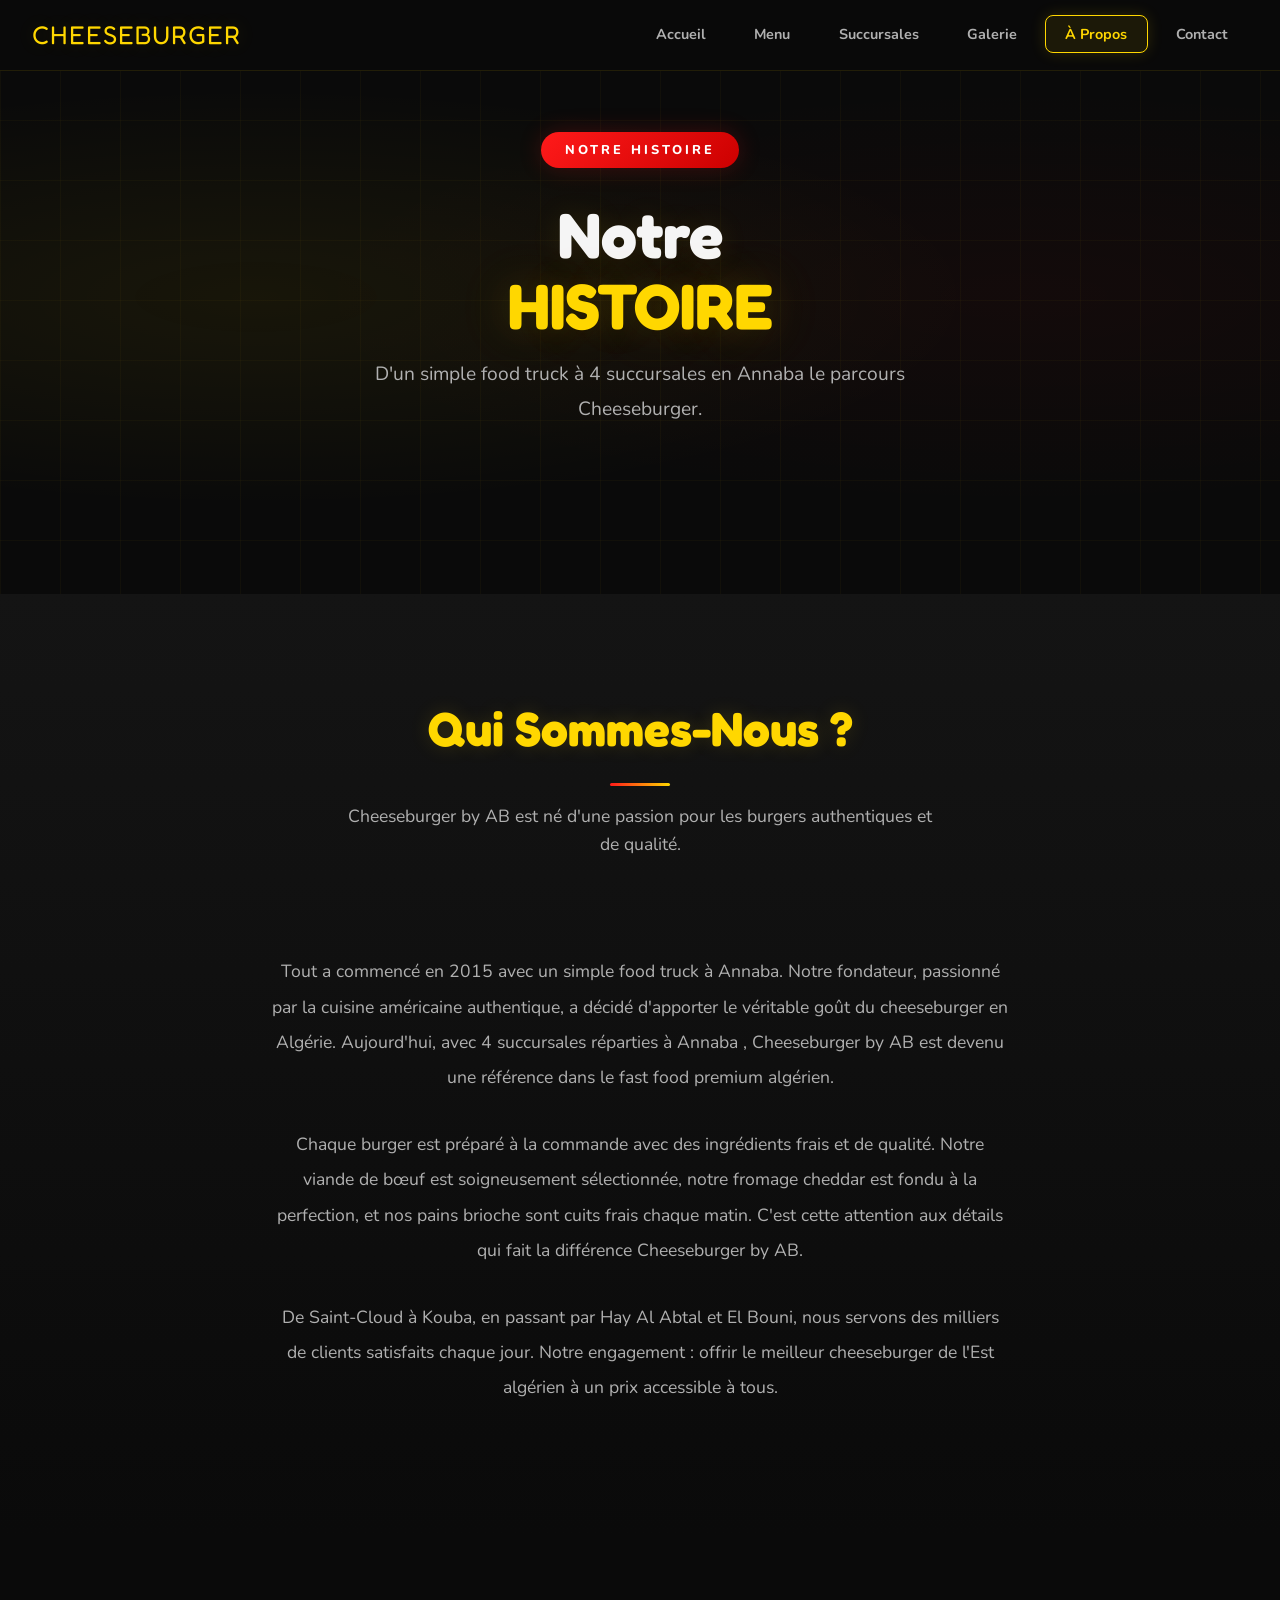
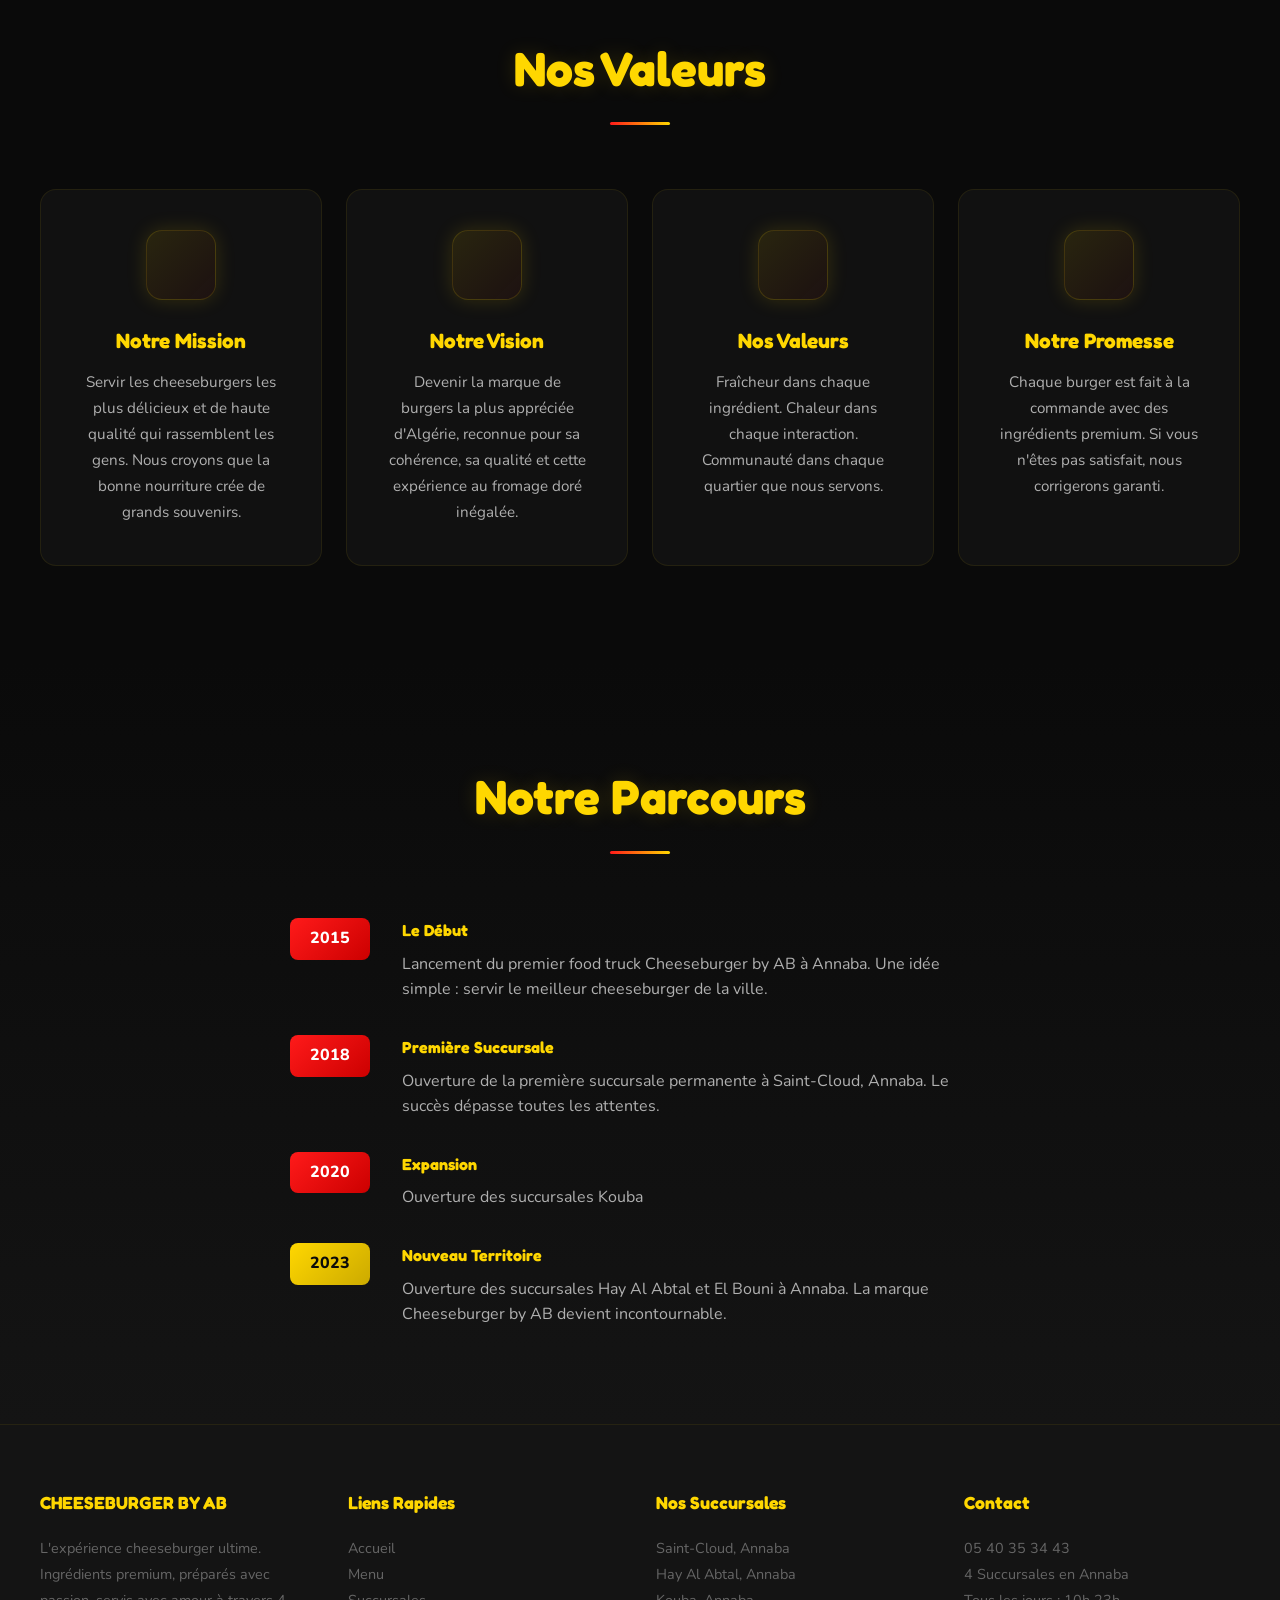
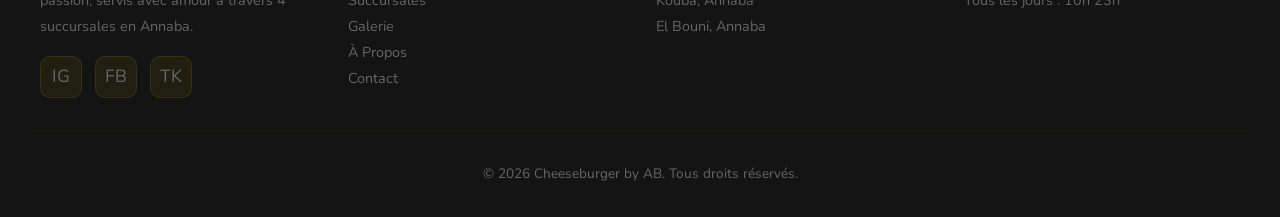
<file: a-propos.html>
<!DOCTYPE html>
<html lang="fr">
<head>
  <meta charset="UTF-8">
  <meta name="viewport" content="width=device-width, initial-scale=1.0">
  <meta name="description" content="Découvrez l'histoire de Cheeseburger by AB. De food truck à 4 succursales en Annaba">
  <meta name="keywords" content="histoire cheeseburger, restaurant algérie, à propos">
  <meta name="author" content="Cheeseburger by AB">
  <meta property="og:title" content="À Propos  Cheeseburger by AB">
  <meta property="og:description" content="Notre histoire, notre mission et nos valeurs.">
  <title>À Propos  Cheeseburger by AB</title>
  <link rel="preconnect" href="https://fonts.googleapis.com">
  <link rel="preconnect" href="https://fonts.gstatic.com" crossorigin>
  <link href="https://fonts.googleapis.com/css2?family=Fredoka+One&family=Nunito:wght@400;600;700;800&display=swap" rel="stylesheet">
  <link rel="stylesheet" href="style.css">
  <link rel="icon" href="data:image/svg+xml,<svg xmlns=%22http://www.w3.org/2000/svg%22 viewBox=%220 0 100 100%22><text y=%22.9em%22 font-size=%2290%22></text></svg>">
</head>
<body>

<!-- NAVIGATION -->
<nav class="navbar">
  <div class="nav-container">
    <a href="index.html" class="logo-text">CHEESEBURGER</a>
    <button class="mobile-menu-btn" onclick="toggleMenu()" aria-label="Menu"></button>
    <ul class="nav-links" id="navLinks">
      <li><a href="index.html">Accueil</a></li>
      <li><a href="menu.html">Menu</a></li>
      <li><a href="succursales.html">Succursales</a></li>
      <li><a href="galerie.html">Galerie</a></li>
      <li><a href="a-propos.html" class="active">À Propos</a></li>
      <li><a href="contact.html">Contact</a></li>
    </ul>
  </div>
</nav>

<!-- HERO -->
<section class="hero" style="min-height: 45vh; padding-top: 100px;">
  <div class="hero-grid"></div>
  <div class="hero-content">
    <div class="hero-badge">NOTRE HISTOIRE</div>
    <h1 style="font-size: clamp(2.5rem,6vw,4rem);">Notre <span>HISTOIRE</span></h1>
    <p>D'un simple food truck à 4 succursales en Annaba le parcours Cheeseburger.</p>
  </div>
</section>

<!-- STORY SECTION -->
<section class="brand-section page-content">
  <div class="section-container">
    <div class="section-header fade-in">
      <h2>Qui Sommes-Nous ?</h2>
      <div class="section-divider"></div>
      <p>Cheeseburger by AB est né d'une passion pour les burgers authentiques et de qualité.</p>
    </div>
    <div style="max-width: 800px; margin: 0 auto; text-align: center; padding: 2rem;">
      <p style="color: var(--text-secondary); font-size: 1.1rem; line-height: 2; margin-bottom: 2rem;">
        Tout a commencé en 2015 avec un simple food truck à Annaba. Notre fondateur, passionné par la cuisine américaine authentique, 
        a décidé d'apporter le véritable goût du cheeseburger en Algérie. Aujourd'hui, avec 4 succursales réparties à Annaba , 
        Cheeseburger by AB est devenu une référence dans le fast food premium algérien.
      </p>
      <p style="color: var(--text-secondary); font-size: 1.1rem; line-height: 2; margin-bottom: 2rem;">
        Chaque burger est préparé à la commande avec des ingrédients frais et de qualité. Notre viande de bœuf est soigneusement sélectionnée, 
        notre fromage cheddar est fondu à la perfection, et nos pains brioche sont cuits frais chaque matin. 
        C'est cette attention aux détails qui fait la différence Cheeseburger by AB.
      </p>
      <p style="color: var(--text-secondary); font-size: 1.1rem; line-height: 2;">
        De Saint-Cloud à Kouba, en passant par Hay Al Abtal et El Bouni, nous servons des milliers de clients satisfaits chaque jour. 
        Notre engagement : offrir le meilleur cheeseburger de l'Est algérien à un prix accessible à tous.
      </p>
    </div>
  </div>
</section>

<!-- VALUES -->
<section class="menu-section">
  <div class="section-container">
    <div class="section-header fade-in">
      <h2>Nos Valeurs</h2>
      <div class="section-divider"></div>
    </div>
    <div class="brand-grid">
      <div class="brand-card fade-in">
        <div class="brand-icon"></div>
        <h3>Notre Mission</h3>
        <p>Servir les cheeseburgers les plus délicieux et de haute qualité qui rassemblent les gens. Nous croyons que la bonne nourriture crée de grands souvenirs.</p>
      </div>
      <div class="brand-card fade-in">
        <div class="brand-icon"></div>
        <h3>Notre Vision</h3>
        <p>Devenir la marque de burgers la plus appréciée d'Algérie, reconnue pour sa cohérence, sa qualité et cette expérience au fromage doré inégalée.</p>
      </div>
      <div class="brand-card fade-in">
        <div class="brand-icon"></div>
        <h3>Nos Valeurs</h3>
        <p>Fraîcheur dans chaque ingrédient. Chaleur dans chaque interaction. Communauté dans chaque quartier que nous servons.</p>
      </div>
      <div class="brand-card fade-in">
        <div class="brand-icon"></div>
        <h3>Notre Promesse</h3>
        <p>Chaque burger est fait à la commande avec des ingrédients premium. Si vous n'êtes pas satisfait, nous corrigerons  garanti.</p>
      </div>
    </div>
  </div>
</section>

<!-- TIMELINE -->
<section class="branches-section">
  <div class="section-container">
    <div class="section-header fade-in">
      <h2>Notre Parcours</h2>
      <div class="section-divider"></div>
    </div>
    <div style="max-width: 700px; margin: 0 auto;">
      <div style="display: flex; gap: 2rem; margin-bottom: 2rem; align-items: flex-start;" class="fade-in">
        <div style="min-width: 80px; text-align: center;">
          <div style="background: linear-gradient(135deg, var(--color-10), #CC0000); color: white; padding: 0.5rem 1rem; border-radius: 8px; font-weight: 800;">2015</div>
        </div>
        <div>
          <h4 style="color: var(--color-30); font-family: 'Fredoka One', cursive; margin-bottom: 0.5rem;">Le Début</h4>
          <p style="color: var(--text-secondary);">Lancement du premier food truck Cheeseburger by AB à Annaba. Une idée simple : servir le meilleur cheeseburger de la ville.</p>
        </div>
      </div>
      <div style="display: flex; gap: 2rem; margin-bottom: 2rem; align-items: flex-start;" class="fade-in">
        <div style="min-width: 80px; text-align: center;">
          <div style="background: linear-gradient(135deg, var(--color-10), #CC0000); color: white; padding: 0.5rem 1rem; border-radius: 8px; font-weight: 800;">2018</div>
        </div>
        <div>
          <h4 style="color: var(--color-30); font-family: 'Fredoka One', cursive; margin-bottom: 0.5rem;">Première Succursale</h4>
          <p style="color: var(--text-secondary);">Ouverture de la première succursale permanente à Saint-Cloud, Annaba. Le succès dépasse toutes les attentes.</p>
        </div>
      </div>
      <div style="display: flex; gap: 2rem; margin-bottom: 2rem; align-items: flex-start;" class="fade-in">
        <div style="min-width: 80px; text-align: center;">
          <div style="background: linear-gradient(135deg, var(--color-10), #CC0000); color: white; padding: 0.5rem 1rem; border-radius: 8px; font-weight: 800;">2020</div>
        </div>
        <div>
          <h4 style="color: var(--color-30); font-family: 'Fredoka One', cursive; margin-bottom: 0.5rem;">Expansion</h4>
          <p style="color: var(--text-secondary);">Ouverture des succursales Kouba</p>
        </div>
      </div>
      <div style="display: flex; gap: 2rem; align-items: flex-start;" class="fade-in">
        <div style="min-width: 80px; text-align: center;">
          <div style="background: linear-gradient(135deg, var(--color-30), #CCAA00); color: var(--color-60); padding: 0.5rem 1rem; border-radius: 8px; font-weight: 800;">2023</div>
        </div>
        <div>
          <h4 style="color: var(--color-30); font-family: 'Fredoka One', cursive; margin-bottom: 0.5rem;">Nouveau Territoire</h4>
          <p style="color: var(--text-secondary);">Ouverture des succursales Hay Al Abtal et El Bouni à Annaba. La marque Cheeseburger by AB devient incontournable.</p>
        </div>
      </div>
    </div>
  </div>
</section>

<!-- FOOTER -->
<footer class="footer">
  <div class="footer-grid">
    <div class="footer-col">
      <h4>CHEESEBURGER BY AB</h4>
      <p>L'expérience cheeseburger ultime. Ingrédients premium, préparés avec passion, servis avec amour à travers 4 succursales en Annaba.</p>
      <div class="social-links">
        <a href="https://www.instagram.com/cheese_burger_by_ab" target="_blank" rel="noopener noreferrer" aria-label="Instagram">IG</a>
        <a href="https://www.facebook.com" target="_blank" rel="noopener noreferrer" aria-label="Facebook">FB</a>
        <a href="https://www.tiktok.com" target="_blank" rel="noopener noreferrer" aria-label="TikTok">TK</a>
      </div>
    </div>
    <div class="footer-col">
      <h4>Liens Rapides</h4>
      <a href="index.html">Accueil</a>
      <a href="menu.html">Menu</a>
      <a href="succursales.html">Succursales</a>
      <a href="galerie.html">Galerie</a>
      <a href="a-propos.html">À Propos</a>
      <a href="contact.html">Contact</a>
    </div>
    <div class="footer-col">
      <h4>Nos Succursales</h4>
      <a href="succursales.html#saint-cloud">Saint-Cloud, Annaba</a>
      <a href="succursales.html#hay-al-abtal">Hay Al Abtal, Annaba</a>
      <a href="succursales.html#kouba">Kouba, Annaba</a>
      <a href="succursales.html#el-bouni">El Bouni, Annaba</a>
    </div>
    <div class="footer-col">
      <h4>Contact</h4>
      <p> 05 40 35 34 43</p>
      <p> 4 Succursales en Annaba</p>
      <p> Tous les jours : 10h  23h</p>
    </div>
  </div>
  <div class="footer-bottom">
    <p>© 2026 Cheeseburger by AB. Tous droits réservés.</p>
  </div>
</footer>

<script src="main.js"></script>
</body>
</html>
</file>
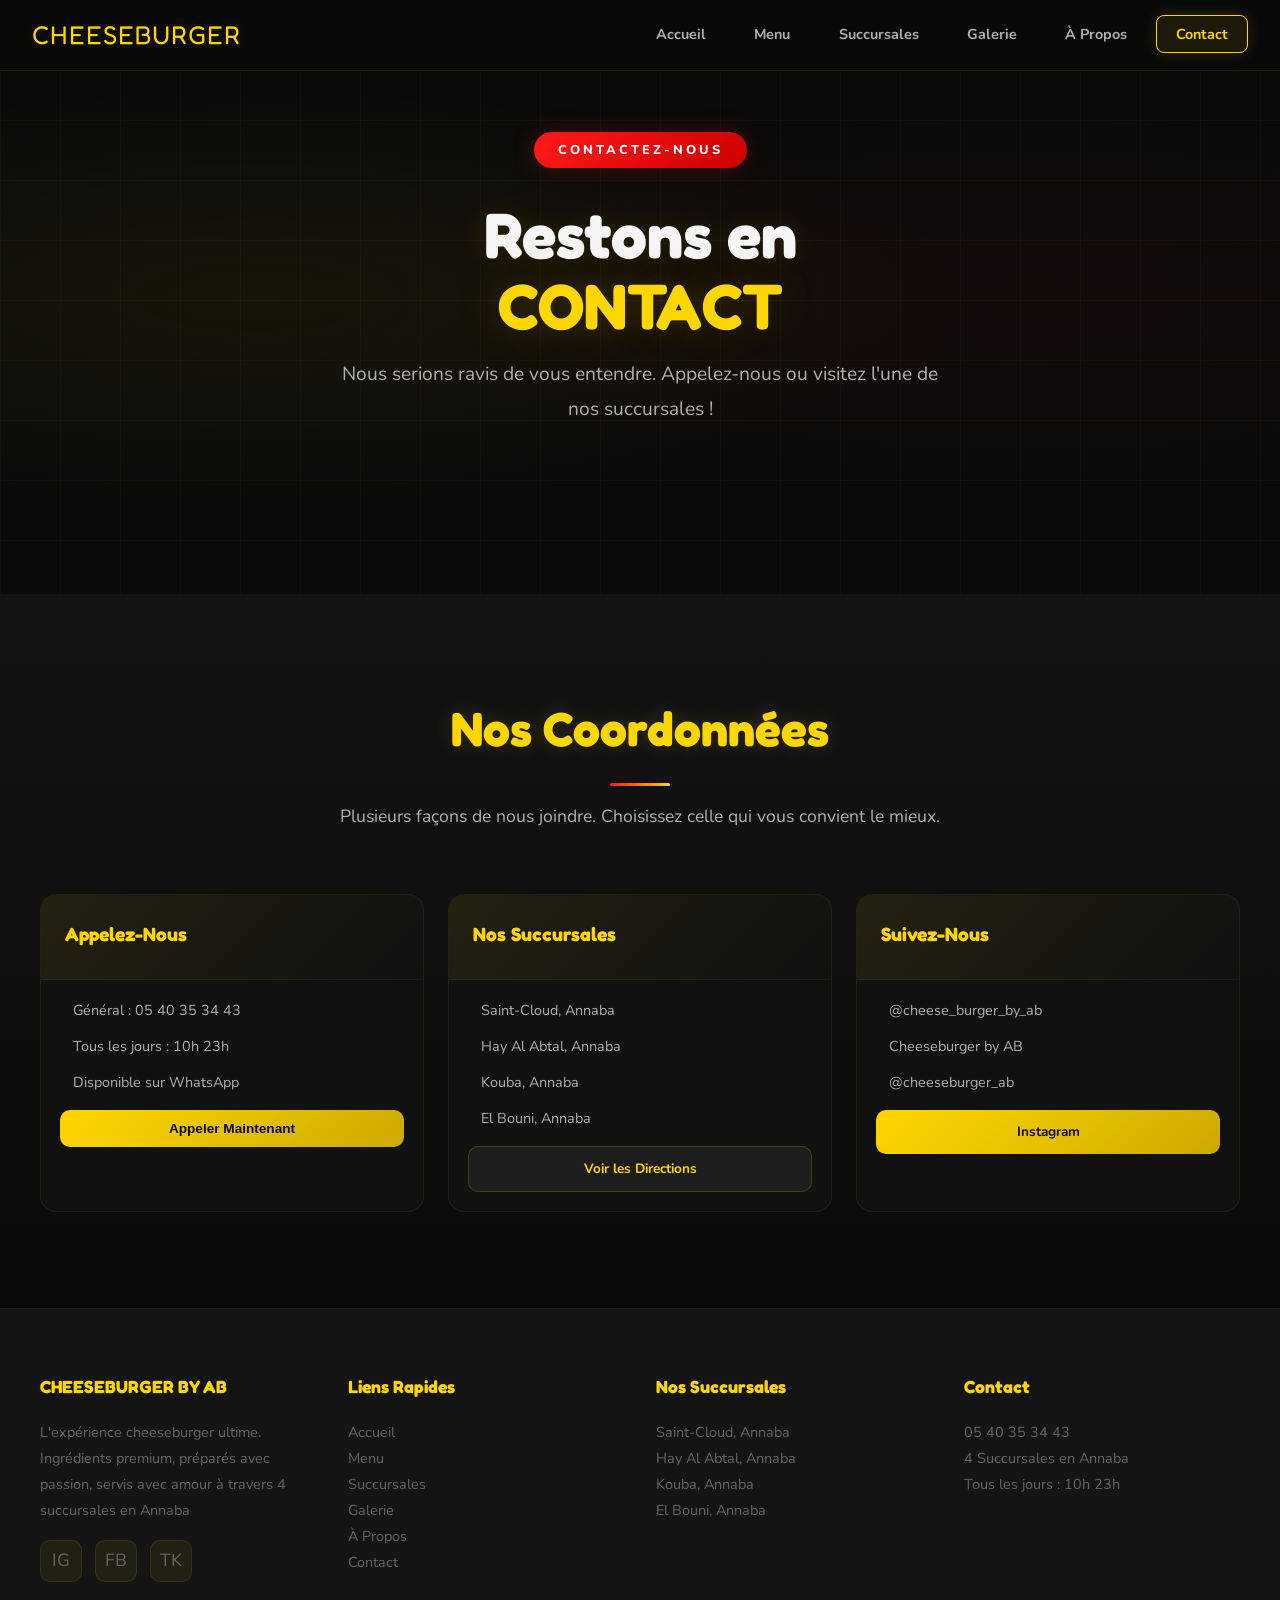
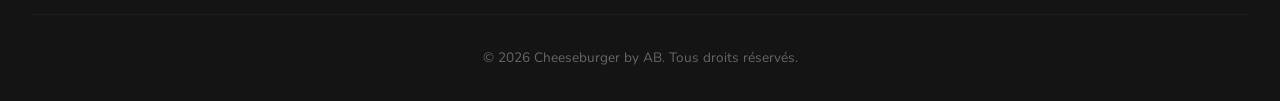
<file: contact.html>
<!DOCTYPE html>
<html lang="fr">
<head>
  <meta charset="UTF-8">
  <meta name="viewport" content="width=device-width, initial-scale=1.0">
  <meta name="description" content="Contactez Cheeseburger by AB. Appelez-nous au 05 40 35 34 43 ou visitez l'une de nos 4 succursales.">
  <meta name="keywords" content="contact cheeseburger, téléphone restaurant, annaba">
  <meta name="author" content="Cheeseburger by AB">
  <meta property="og:title" content="Contact  Cheeseburger by AB">
  <meta property="og:description" content="Contactez-nous pour toute question ou réservation.">
  <title>Contact  Cheeseburger by AB</title>
  <link rel="preconnect" href="https://fonts.googleapis.com">
  <link rel="preconnect" href="https://fonts.gstatic.com" crossorigin>
  <link href="https://fonts.googleapis.com/css2?family=Fredoka+One&family=Nunito:wght@400;600;700;800&display=swap" rel="stylesheet">
  <link rel="stylesheet" href="style.css">
  <link rel="icon" href="data:image/svg+xml,<svg xmlns=%22http://www.w3.org/2000/svg%22 viewBox=%220 0 100 100%22><text y=%22.9em%22 font-size=%2290%22></text></svg>">
</head>
<body>

<!-- NAVIGATION -->
<nav class="navbar">
  <div class="nav-container">
    <a href="index.html" class="logo-text">CHEESEBURGER</a>
    <button class="mobile-menu-btn" onclick="toggleMenu()" aria-label="Menu"></button>
    <ul class="nav-links" id="navLinks">
      <li><a href="index.html">Accueil</a></li>
      <li><a href="menu.html">Menu</a></li>
      <li><a href="succursales.html">Succursales</a></li>
      <li><a href="galerie.html">Galerie</a></li>
      <li><a href="a-propos.html">À Propos</a></li>
      <li><a href="contact.html" class="active">Contact</a></li>
    </ul>
  </div>
</nav>

<!-- HERO -->
<section class="hero" style="min-height: 45vh; padding-top: 100px;">
  <div class="hero-grid"></div>
  <div class="hero-content">
    <div class="hero-badge">CONTACTEZ-NOUS</div>
    <h1 style="font-size: clamp(2.5rem,6vw,4rem);">Restons en <span>CONTACT</span></h1>
    <p>Nous serions ravis de vous entendre. Appelez-nous ou visitez l'une de nos succursales !</p>
  </div>
</section>

<!-- CONTACT INFO -->
<section class="brand-section page-content">
  <div class="section-container">
    <div class="section-header fade-in">
      <h2>Nos Coordonnées</h2>
      <div class="section-divider"></div>
      <p>Plusieurs façons de nous joindre. Choisissez celle qui vous convient le mieux.</p>
    </div>
    <div class="branches-grid">
      <div class="branch-card fade-in">
        <div class="branch-header"><h3> Appelez-Nous</h3></div>
        <div class="branch-body">
          <div class="branch-detail"><span class="icon"></span><span>Général : 05 40 35 34 43</span></div>
          <div class="branch-detail"><span class="icon"></span><span>Tous les jours : 10h  23h</span></div>
          <div class="branch-detail"><span class="icon"></span><span>Disponible sur WhatsApp</span></div>
          <div class="branch-actions">
            <button class="btn-small btn-call" onclick="callNumber('+213540353443')"> Appeler Maintenant</button>
          </div>
        </div>
      </div>
      <div class="branch-card fade-in">
        <div class="branch-header"><h3> Nos Succursales</h3></div>
        <div class="branch-body">
          <div class="branch-detail"><span class="icon"></span><span>Saint-Cloud, Annaba</span></div>
          <div class="branch-detail"><span class="icon"></span><span>Hay Al Abtal, Annaba</span></div>
          <div class="branch-detail"><span class="icon"></span><span>Kouba, Annaba</span></div>
          <div class="branch-detail"><span class="icon"></span><span>El Bouni, Annaba</span></div>
          <div class="branch-actions">
            <a href="succursales.html" class="btn-small btn-map"> Voir les Directions</a>
          </div>
        </div>
      </div>
      <div class="branch-card fade-in">
        <div class="branch-header"><h3> Suivez-Nous</h3></div>
        <div class="branch-body">
          <div class="branch-detail"><span class="icon"></span><span>@cheese_burger_by_ab</span></div>
          <div class="branch-detail"><span class="icon"></span><span>Cheeseburger by AB</span></div>
          <div class="branch-detail"><span class="icon"></span><span>@cheeseburger_ab</span></div>
          <div class="branch-actions">
            <a href="https://www.instagram.com/cheese_burger_by_ab" target="_blank" rel="noopener noreferrer" class="btn-small btn-call"> Instagram</a>
          </div>
        </div>
      </div>
    </div>
  </div>
</section>

<!-- FOOTER -->
<footer class="footer">
  <div class="footer-grid">
    <div class="footer-col">
      <h4>CHEESEBURGER BY AB</h4>
      <p>L'expérience cheeseburger ultime. Ingrédients premium, préparés avec passion, servis avec amour à travers 4 succursales en Annaba</p>
      <div class="social-links">
        <a href="https://www.instagram.com/cheese_burger_by_ab" target="_blank" rel="noopener noreferrer" aria-label="Instagram">IG</a>
        <a href="https://www.facebook.com" target="_blank" rel="noopener noreferrer" aria-label="Facebook">FB</a>
        <a href="https://www.tiktok.com" target="_blank" rel="noopener noreferrer" aria-label="TikTok">TK</a>
      </div>
    </div>
    <div class="footer-col">
      <h4>Liens Rapides</h4>
      <a href="index.html">Accueil</a>
      <a href="menu.html">Menu</a>
      <a href="succursales.html">Succursales</a>
      <a href="galerie.html">Galerie</a>
      <a href="a-propos.html">À Propos</a>
      <a href="contact.html">Contact</a>
    </div>
    <div class="footer-col">
      <h4>Nos Succursales</h4>
      <a href="succursales.html#saint-cloud">Saint-Cloud, Annaba</a>
      <a href="succursales.html#hay-al-abtal">Hay Al Abtal, Annaba</a>
      <a href="succursales.html#kouba">Kouba, Annaba</a>
      <a href="succursales.html#el-bouni">El Bouni, Annaba</a>
    </div>
    <div class="footer-col">
      <h4>Contact</h4>
      <p> 05 40 35 34 43</p>
      <p> 4 Succursales en Annaba</p>
      <p> Tous les jours : 10h  23h</p>
    </div>
  </div>
  <div class="footer-bottom">
    <p>© 2026 Cheeseburger by AB. Tous droits réservés.</p>
  </div>
</footer>

<script src="main.js"></script>
</body>
</html>
</file>
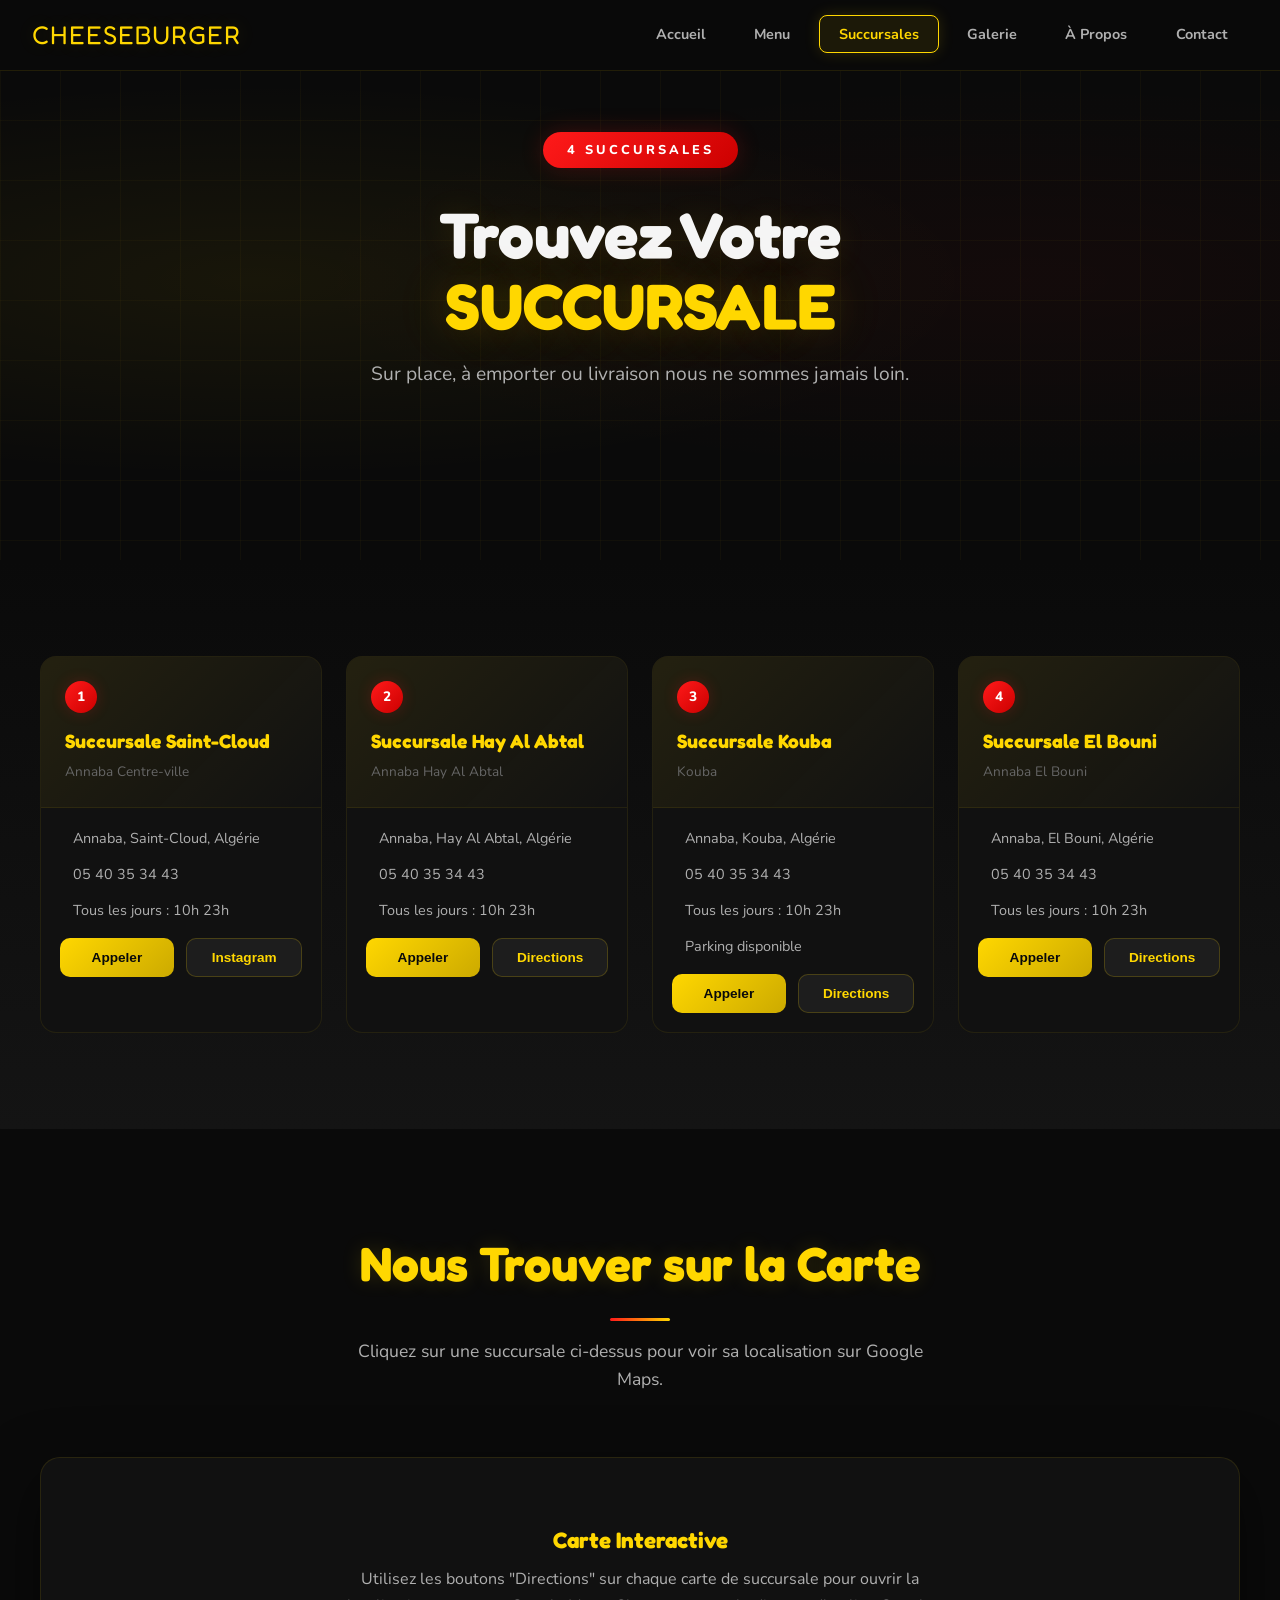
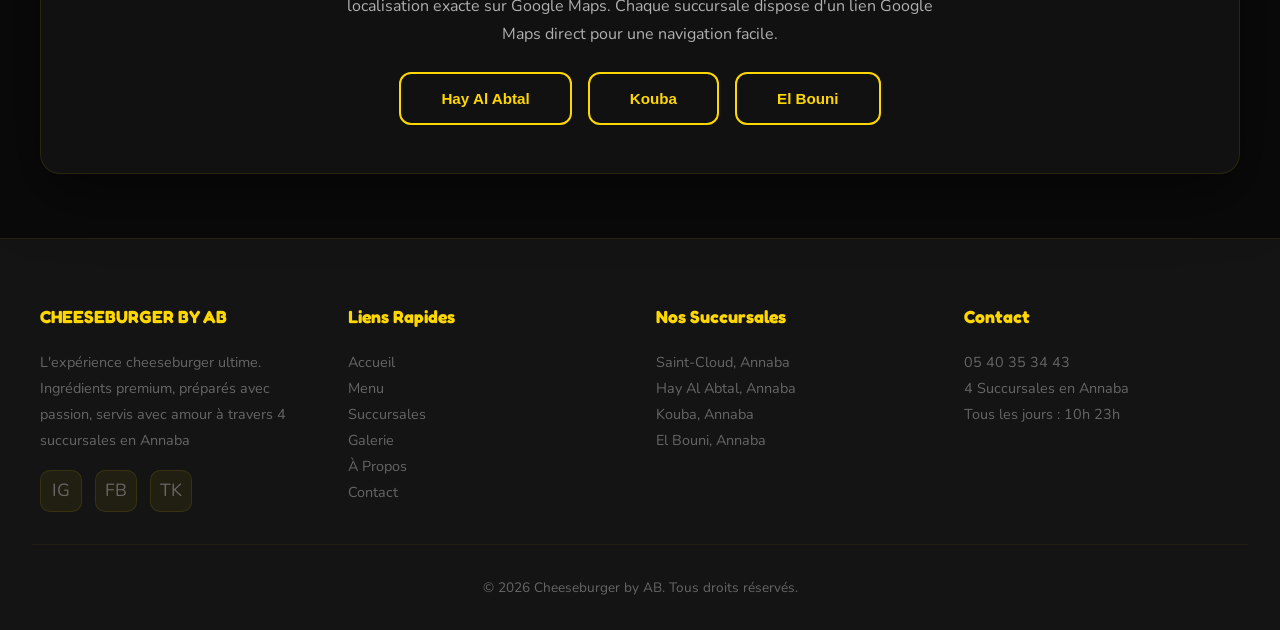
<file: succursales.html>
<!DOCTYPE html>
<html lang="fr">
<head>
  <meta charset="UTF-8">
  <meta name="viewport" content="width=device-width, initial-scale=1.0">
  <meta name="description" content="Trouvez votre succursale Cheeseburger by AB la plus proche. 4 emplacements à Annaba avec Google Maps.">
  <meta name="keywords" content="cheeseburger annaba, kouba, el bouni, hay al abtal">
  <meta name="author" content="Cheeseburger by AB"
  <meta property="og:title" content="Succursales  Cheeseburger by AB">
  <meta property="og:description" content="4 succursales en Annaba Trouvez la vôtre sur Google Maps.">
  <title>Succursales  Cheeseburger by AB</title>
  <link rel="preconnect" href="https://fonts.googleapis.com">
  <link rel="preconnect" href="https://fonts.gstatic.com" crossorigin>
  <link href="https://fonts.googleapis.com/css2?family=Fredoka+One&family=Nunito:wght@400;600;700;800&display=swap" rel="stylesheet">
  <link rel="stylesheet" href="style.css">
  <link rel="icon" href="data:image/svg+xml,<svg xmlns=%22http://www.w3.org/2000/svg%22 viewBox=%220 0 100 100%22><text y=%22.9em%22 font-size=%2290%22></text></svg>">
</head>
<body>

<!-- NAVIGATION -->
<nav class="navbar">
  <div class="nav-container">
    <a href="index.html" class="logo-text">CHEESEBURGER</a>
    <button class="mobile-menu-btn" onclick="toggleMenu()" aria-label="Menu"></button>
    <ul class="nav-links" id="navLinks">
      <li><a href="index.html">Accueil</a></li>
      <li><a href="menu.html">Menu</a></li>
      <li><a href="succursales.html" class="active">Succursales</a></li>
      <li><a href="galerie.html">Galerie</a></li>
      <li><a href="a-propos.html">À Propos</a></li>
      <li><a href="contact.html">Contact</a></li>
    </ul>
  </div>
</nav>

<!-- HERO -->
<section class="hero" style="min-height: 45vh; padding-top: 100px;">
  <div class="hero-grid"></div>
  <div class="hero-content">
    <div class="hero-badge">4 SUCCURSALES</div>
    <h1 style="font-size: clamp(2.5rem,6vw,4rem);">Trouvez Votre <span>SUCCURSALE</span></h1>
    <p>Sur place, à emporter ou livraison  nous ne sommes jamais loin.</p>
  </div>
</section>

<!-- BRANCHES -->
<section class="branches-section page-content">
  <div class="section-container">
    <div class="branches-grid">

      <!-- Saint-Cloud -->
      <div class="branch-card fade-in" id="saint-cloud">
        <div class="branch-header">
          <div class="branch-number">1</div>
          <h3>Succursale Saint-Cloud</h3>
          <div class="district">Annaba  Centre-ville</div>
        </div>
        <div class="branch-body">
          <div class="branch-detail"><span class="icon"></span><span>Annaba, Saint-Cloud, Algérie</span></div>
          <div class="branch-detail"><span class="icon"></span><span>05 40 35 34 43</span></div>
          <div class="branch-detail"><span class="icon"></span><span>Tous les jours : 10h  23h</span></div>
          <div class="branch-actions">
            <button class="btn-small btn-call" onclick="callNumber('+213540353443')"> Appeler</button>
            <button class="btn-small btn-map" onclick="openMap('https://www.instagram.com/cheese_burger_by_ab')"> Instagram</button>
          </div>
        </div>
      </div>

      <!-- Hay Al Abtal -->
      <div class="branch-card fade-in" id="hay-al-abtal">
        <div class="branch-header">
          <div class="branch-number">2</div>
          <h3>Succursale Hay Al Abtal</h3>
          <div class="district">Annaba  Hay Al Abtal</div>
        </div>
        <div class="branch-body">
          <div class="branch-detail"><span class="icon"></span><span>Annaba, Hay Al Abtal, Algérie</span></div>
          <div class="branch-detail"><span class="icon"></span><span>05 40 35 34 43</span></div>
          <div class="branch-detail"><span class="icon"></span><span>Tous les jours : 10h  23h</span></div>
          <div class="branch-actions">
            <button class="btn-small btn-call" onclick="callNumber('+213540353443')"> Appeler</button>
            <button class="btn-small btn-map" onclick="openMap('https://maps.app.goo.gl/yxGh5aa6AVUo8BeY7')"> Directions</button>
          </div>
        </div>
      </div>

      <!-- Kouba -->
      <div class="branch-card fade-in" id="kouba">
        <div class="branch-header">
          <div class="branch-number">3</div>
          <h3>Succursale Kouba</h3>
          <div class="district">Kouba</div>
        </div>
        <div class="branch-body">
          <div class="branch-detail"><span class="icon"></span><span>Annaba, Kouba, Algérie</span></div>
          <div class="branch-detail"><span class="icon"></span><span>05 40 35 34 43</span></div>
          <div class="branch-detail"><span class="icon"></span><span>Tous les jours : 10h  23h</span></div>
          <div class="branch-detail"><span class="icon"></span><span>Parking disponible</span></div>
          <div class="branch-actions">
            <button class="btn-small btn-call" onclick="callNumber('+213540353443')"> Appeler</button>
            <button class="btn-small btn-map" onclick="openMap('https://maps.app.goo.gl/YfQ5gSE2n7qHg4JaA')"> Directions</button>
          </div>
        </div>
      </div>

      <!-- El Bouni -->
      <div class="branch-card fade-in" id="el-bouni">
        <div class="branch-header">
          <div class="branch-number">4</div>
          <h3>Succursale El Bouni</h3>
          <div class="district">Annaba  El Bouni</div>
        </div>
        <div class="branch-body">
          <div class="branch-detail"><span class="icon"></span><span>Annaba, El Bouni, Algérie</span></div>
          <div class="branch-detail"><span class="icon"></span><span>05 40 35 34 43</span></div>
          <div class="branch-detail"><span class="icon"></span><span>Tous les jours : 10h  23h</span></div>
          <div class="branch-actions">
            <button class="btn-small btn-call" onclick="callNumber('+213540353443')"> Appeler</button>
            <button class="btn-small btn-map" onclick="openMap('https://maps.app.goo.gl/NVbgnrHNFbJWbBd3A')"> Directions</button>
          </div>
        </div>
      </div>

    </div>
  </div>
</section>

<!-- MAP SECTION -->
<section class="map-section" style="padding-bottom: 4rem;">
  <div class="section-container">
    <div class="section-header fade-in">
      <h2>Nous Trouver sur la Carte</h2>
      <div class="section-divider"></div>
      <p>Cliquez sur une succursale ci-dessus pour voir sa localisation sur Google Maps.</p>
    </div>
    <div style="background: var(--color-60-card); border-radius: 20px; overflow: hidden; border: 1px solid rgba(255,215,0,0.1); box-shadow: 0 20px 60px rgba(0,0,0,0.5); text-align: center; padding: 3rem;">
      <div style="font-size: 4rem; margin-bottom: 1rem;"></div>
      <h4 style="font-family: 'Fredoka One', cursive; color: var(--color-30); font-size: 1.4rem; margin-bottom: 0.5rem;">Carte Interactive</h4>
      <p style="color: var(--text-secondary); max-width: 600px; margin: 0 auto 1.5rem; line-height: 1.7;">
        Utilisez les boutons "Directions" sur chaque carte de succursale pour ouvrir la localisation exacte sur Google Maps.
        Chaque succursale dispose d'un lien Google Maps direct pour une navigation facile.
      </p>
      <div style="display: flex; gap: 1rem; justify-content: center; flex-wrap: wrap;">
        <button class="btn btn-secondary" onclick="openMap('https://maps.app.goo.gl/yxGh5aa6AVUo8BeY7')">Hay Al Abtal</button>
        <button class="btn btn-secondary" onclick="openMap('https://maps.app.goo.gl/YfQ5gSE2n7qHg4JaA')">Kouba</button>
        <button class="btn btn-secondary" onclick="openMap('https://maps.app.goo.gl/NVbgnrHNFbJWbBd3A')">El Bouni</button>
      </div>
    </div>
  </div>
</section>

<!-- FOOTER -->
<footer class="footer">
  <div class="footer-grid">
    <div class="footer-col">
      <h4>CHEESEBURGER BY AB</h4>
      <p>L'expérience cheeseburger ultime. Ingrédients premium, préparés avec passion, servis avec amour à travers 4 succursales en Annaba</p>
      <div class="social-links">
        <a href="https://www.instagram.com/cheese_burger_by_ab" target="_blank" rel="noopener noreferrer" aria-label="Instagram">IG</a>
        <a href="https://www.facebook.com" target="_blank" rel="noopener noreferrer" aria-label="Facebook">FB</a>
        <a href="https://www.tiktok.com" target="_blank" rel="noopener noreferrer" aria-label="TikTok">TK</a>
      </div>
    </div>
    <div class="footer-col">
      <h4>Liens Rapides</h4>
      <a href="index.html">Accueil</a>
      <a href="menu.html">Menu</a>
      <a href="succursales.html">Succursales</a>
      <a href="galerie.html">Galerie</a>
      <a href="a-propos.html">À Propos</a>
      <a href="contact.html">Contact</a>
    </div>
    <div class="footer-col">
      <h4>Nos Succursales</h4>
      <a href="succursales.html#saint-cloud">Saint-Cloud, Annaba</a>
      <a href="succursales.html#hay-al-abtal">Hay Al Abtal, Annaba</a>
      <a href="succursales.html#kouba">Kouba, Annaba</a>
      <a href="succursales.html#el-bouni">El Bouni, Annaba</a>
    </div>
    <div class="footer-col">
      <h4>Contact</h4>
      <p> 05 40 35 34 43</p>
      <p> 4 Succursales en Annaba</p>
      <p> Tous les jours : 10h  23h</p>
    </div>
  </div>
  <div class="footer-bottom">
    <p>© 2026 Cheeseburger by AB. Tous droits réservés.</p>
  </div>
</footer>

<script src="main.js"></script>
</body>
</html>
</file>
<file: style.css>
/* ============================================
   CHEESEBURGER BY AB - SHARED STYLES
   Professional Multi-Page Website
   Color Scheme: Black (#0A0A0A), Gold (#FFD700), Red (#FF1A1A)
   ============================================ */

:root {
  --color-60: #0A0A0A;
  --color-60-light: #141414;
  --color-60-lighter: #1E1E1E;
  --color-60-card: #111111;
  --color-30: #FFD700;
  --color-30-glow: rgba(255, 215, 0, 0.15);
  --color-10: #FF1A1A;
  --color-10-glow: rgba(255, 26, 26, 0.2);
  --text-primary: #F5F5F5;
  --text-secondary: #B0B0B0;
  --text-muted: #666666;
  --font-display: 'Fredoka One', cursive;
  --font-body: 'Nunito', sans-serif;
}

/* RESET & BASE */
*, *::before, *::after { margin: 0; padding: 0; box-sizing: border-box; }
html { scroll-behavior: smooth; }
body {
  font-family: var(--font-body);
  background: var(--color-60);
  color: var(--text-primary);
  overflow-x: hidden;
  min-height: 100vh;
  line-height: 1.6;
}
img { max-width: 100%; height: auto; display: block; }
a { text-decoration: none; color: inherit; }
ul { list-style: none; }

/* SCROLLBAR */
::-webkit-scrollbar { width: 8px; }
::-webkit-scrollbar-track { background: var(--color-60); }
::-webkit-scrollbar-thumb { background: var(--color-30); border-radius: 4px; }
::-webkit-scrollbar-thumb:hover { background: #CCAA00; }

/* ============================================
   NAVIGATION
   ============================================ */
.navbar {
  position: fixed; top: 0; left: 0; right: 0; z-index: 1000;
  background: rgba(10,10,10,0.95); backdrop-filter: blur(20px);
  border-bottom: 1px solid rgba(255,215,0,0.1);
  padding: 0 2rem; transition: background 0.3s ease;
}
.nav-container {
  max-width: 1400px; margin: 0 auto;
  display: flex; align-items: center; justify-content: space-between;
  height: 70px;
}
.logo-text {
  font-family: var(--font-display); font-size: 1.6rem;
  color: var(--color-30); text-shadow: 0 0 20px var(--color-30-glow);
  letter-spacing: 1px; cursor: pointer;
}
.nav-links { display: flex; gap: 0.5rem; }
.nav-links a {
  color: var(--text-secondary); font-weight: 700; font-size: 0.9rem;
  padding: 0.5rem 1.2rem; border-radius: 8px;
  transition: all 0.3s ease; border: 1px solid transparent;
}
.nav-links a:hover, .nav-links a.active {
  color: var(--color-30); border-color: var(--color-30);
  background: rgba(255,215,0,0.08);
  box-shadow: 0 0 15px var(--color-30-glow);
}
.mobile-menu-btn {
  display: none; background: none;
  border: 1px solid var(--color-30); color: var(--color-30);
  font-size: 1.3rem; cursor: pointer;
  padding: 0.4rem 0.8rem; border-radius: 8px;
}

/* ============================================
   HERO SECTION
   ============================================ */
.hero {
  min-height: 100vh; display: flex; align-items: center; justify-content: center;
  background: var(--color-60); position: relative; overflow: hidden;
  padding-top: 70px;
}
.hero::before {
  content: ''; position: absolute; top: 0; left: 0; right: 0; bottom: 0;
  background:
    radial-gradient(ellipse at 20% 50%, rgba(255,215,0,0.06) 0%, transparent 50%),
    radial-gradient(ellipse at 80% 50%, rgba(255,26,26,0.04) 0%, transparent 50%);
}
.hero-grid {
  position: absolute; top: 0; left: 0; right: 0; bottom: 0;
  background-image:
    linear-gradient(rgba(255,215,0,0.03) 1px, transparent 1px),
    linear-gradient(90deg, rgba(255,215,0,0.03) 1px, transparent 1px);
  background-size: 60px 60px;
  animation: gridMove 20s linear infinite;
}
@keyframes gridMove { 0% { transform: translate(0,0); } 100% { transform: translate(60px,60px); } }

.hero-content {
  position: relative; z-index: 2; text-align: center;
  max-width: 900px; padding: 2rem;
}
.hero-badge {
  display: inline-block;
  background: linear-gradient(135deg, var(--color-10), #CC0000);
  color: white; padding: 0.5rem 1.5rem; border-radius: 30px;
  font-weight: 800; font-size: 0.8rem; text-transform: uppercase;
  letter-spacing: 3px; margin-bottom: 2rem;
  box-shadow: 0 0 25px var(--color-10-glow);
  animation: pulseRed 2s ease-in-out infinite;
}
@keyframes pulseRed {
  0%,100% { box-shadow: 0 0 25px var(--color-10-glow); }
  50% { box-shadow: 0 0 40px rgba(255,26,26,0.4); }
}
.hero h1 {
  font-family: var(--font-display); font-size: clamp(3rem,8vw,6rem);
  color: var(--text-primary); margin-bottom: 1rem; line-height: 1.1;
  text-shadow: 0 0 30px rgba(255,215,0,0.1);
}
.hero h1 span {
  color: var(--color-30); display: block;
  text-shadow: 0 0 40px var(--color-30-glow), 0 0 80px rgba(255,215,0,0.1);
}
.hero p {
  font-size: clamp(1rem,2.5vw,1.2rem); color: var(--text-secondary);
  max-width: 600px; margin: 0 auto 2.5rem; line-height: 1.8;
}
.hero-buttons { display: flex; gap: 1rem; justify-content: center; flex-wrap: wrap; }

/* Hero with image background */
.hero-img {
  background-size: cover; background-position: center;
  position: relative;
}
.hero-img::after {
  content: ''; position: absolute; top: 0; left: 0; right: 0; bottom: 0;
  background: linear-gradient(180deg, rgba(10,10,10,0.7) 0%, rgba(10,10,10,0.85) 100%);
}

/* ============================================
   BUTTONS
   ============================================ */
.btn {
  padding: 1rem 2.5rem; border-radius: 12px; font-weight: 800;
  font-size: 0.95rem; transition: all 0.3s ease; cursor: pointer;
  border: none; display: inline-flex; align-items: center; gap: 0.5rem;
  position: relative; overflow: hidden;
}
.btn::before {
  content: ''; position: absolute; top: 0; left: -100%;
  width: 100%; height: 100%;
  background: linear-gradient(90deg, transparent, rgba(255,255,255,0.15), transparent);
  transition: left 0.5s ease;
}
.btn:hover::before { left: 100%; }
.btn-primary {
  background: linear-gradient(135deg, var(--color-30), #CCAA00);
  color: var(--color-60); box-shadow: 0 4px 20px rgba(255,215,0,0.3);
}
.btn-primary:hover { transform: translateY(-3px); box-shadow: 0 8px 30px rgba(255,215,0,0.5); }
.btn-secondary {
  background: transparent; color: var(--color-30);
  border: 2px solid var(--color-30);
}
.btn-secondary:hover { background: var(--color-30); color: var(--color-60); box-shadow: 0 0 25px var(--color-30-glow); }
.btn-accent {
  background: linear-gradient(135deg, var(--color-10), #CC0000);
  color: white; box-shadow: 0 4px 20px var(--color-10-glow);
}
.btn-accent:hover { transform: translateY(-3px); box-shadow: 0 8px 30px rgba(255,26,26,0.4); }
.btn-small {
  flex: 1; padding: 0.7rem; border-radius: 10px;
  font-weight: 700; font-size: 0.85rem; text-align: center;
  transition: all 0.3s ease; cursor: pointer; border: none;
}
.btn-call {
  background: linear-gradient(135deg, var(--color-30), #CCAA00);
  color: var(--color-60);
}
.btn-call:hover { box-shadow: 0 5px 20px rgba(255,215,0,0.3); transform: scale(1.02); }
.btn-map {
  background: rgba(255,255,255,0.05); color: var(--color-30);
  border: 1px solid rgba(255,215,0,0.2);
}
.btn-map:hover { background: rgba(255,215,0,0.1); border-color: var(--color-30); }

/* ============================================
   SECTIONS
   ============================================ */
section { padding: 6rem 2rem; position: relative; }
.section-container { max-width: 1200px; margin: 0 auto; }
.section-header { text-align: center; margin-bottom: 4rem; }
.section-header h2 {
  font-family: var(--font-display); font-size: clamp(2rem,5vw,3rem);
  color: var(--color-30); margin-bottom: 0.5rem;
  text-shadow: 0 0 20px var(--color-30-glow);
}
.section-header p {
  color: var(--text-secondary); font-size: 1.1rem;
  max-width: 600px; margin: 0 auto;
}
.section-divider {
  width: 60px; height: 3px;
  background: linear-gradient(90deg, var(--color-10), var(--color-30));
  border-radius: 2px; margin: 1rem auto;
}

/* ============================================
   MENU ITEMS
   ============================================ */
.menu-category { margin-bottom: 4rem; }
.menu-category-title {
  font-family: var(--font-display); font-size: 1.5rem;
  color: var(--color-30); margin-bottom: 1.5rem; padding-left: 1rem;
  border-left: 4px solid var(--color-10);
  text-shadow: 0 0 15px var(--color-30-glow);
}
.menu-grid {
  display: grid;
  grid-template-columns: repeat(auto-fit, minmax(320px, 1fr));
  gap: 1.5rem;
}
.menu-item {
  background: var(--color-60-card); border-radius: 16px; overflow: hidden;
  border: 1px solid rgba(255,215,0,0.08);
  transition: all 0.4s ease; position: relative;
}
.menu-item::before {
  content: ''; position: absolute; top: 0; left: 0; right: 0; height: 3px;
  background: linear-gradient(90deg, var(--color-10), var(--color-30));
  opacity: 0; transition: opacity 0.3s ease;
}
.menu-item:hover::before { opacity: 1; }
.menu-item:hover {
  transform: translateY(-5px); border-color: rgba(255,215,0,0.2);
  box-shadow: 0 15px 40px rgba(0,0,0,0.5), 0 0 30px var(--color-30-glow);
}
.menu-item-img {
  width: 100%; height: 200px; object-fit: cover;
  border-bottom: 1px solid rgba(255,215,0,0.05);
}
.menu-item-header {
  display: flex; align-items: center; gap: 1rem;
  padding: 1.2rem;
  background: linear-gradient(135deg, rgba(255,215,0,0.05), transparent);
  border-bottom: 1px solid rgba(255,215,0,0.05);
}
.menu-number {
  width: 36px; height: 36px;
  background: linear-gradient(135deg, var(--color-30), #CCAA00);
  color: var(--color-60); border-radius: 50%;
  display: flex; align-items: center; justify-content: center;
  font-weight: 800; font-size: 0.85rem; flex-shrink: 0;
}
.menu-name { flex: 1; }
.menu-name h4 {
  font-family: var(--font-display); color: var(--text-primary);
  font-size: 1.1rem; margin-bottom: 0.2rem;
}
.menu-name .subtitle { color: var(--text-muted); font-size: 0.8rem; }
.menu-price {
  font-family: var(--font-display); color: var(--color-10);
  font-size: 1.3rem; text-shadow: 0 0 10px var(--color-10-glow);
}
.menu-body { padding: 1rem 1.2rem; }
.menu-ingredients {
  color: var(--text-secondary); font-size: 0.85rem;
  line-height: 1.6; margin-bottom: 1rem;
}
.menu-specs { display: flex; gap: 1rem; flex-wrap: wrap; }
.menu-spec {
  background: rgba(255,215,0,0.06); color: var(--color-30);
  padding: 0.3rem 0.8rem; border-radius: 20px;
  font-size: 0.75rem; font-weight: 700;
  border: 1px solid rgba(255,215,0,0.1);
}
.menu-actions {
  padding: 0 1.2rem 1.2rem; display: flex; gap: 0.8rem;
}

/* ============================================
   BRANCH CARDS
   ============================================ */
.branches-section { background: linear-gradient(180deg, var(--color-60) 0%, var(--color-60-light) 100%); }
.branches-grid {
  display: grid;
  grid-template-columns: repeat(auto-fit, minmax(280px, 1fr));
  gap: 1.5rem;
}
.branch-card {
  background: var(--color-60-card); border-radius: 16px; overflow: hidden;
  border: 1px solid rgba(255,215,0,0.08);
  transition: all 0.4s ease; position: relative;
}
.branch-card::after {
  content: ''; position: absolute; top: 0; left: 0; right: 0; height: 3px;
  background: linear-gradient(90deg, var(--color-10), var(--color-30));
  transform: scaleX(0); transition: transform 0.4s ease;
}
.branch-card:hover::after { transform: scaleX(1); }
.branch-card:hover {
  transform: translateY(-5px); border-color: rgba(255,215,0,0.15);
  box-shadow: 0 15px 40px rgba(0,0,0,0.5), 0 0 25px var(--color-30-glow);
}
.branch-header {
  background: linear-gradient(135deg, rgba(255,215,0,0.08), transparent);
  padding: 1.5rem; border-bottom: 1px solid rgba(255,215,0,0.05);
}
.branch-number {
  display: inline-block;
  background: linear-gradient(135deg, var(--color-10), #CC0000);
  color: white; width: 32px; height: 32px; border-radius: 50%;
  display: flex; align-items: center; justify-content: center;
  font-weight: 800; font-size: 0.85rem; margin-bottom: 0.8rem;
  box-shadow: 0 0 15px var(--color-10-glow);
}
.branch-header h3 {
  font-family: var(--font-display); color: var(--color-30);
  font-size: 1.2rem; margin-bottom: 0.3rem;
}
.branch-header .district { color: var(--text-muted); font-size: 0.85rem; }
.branch-body { padding: 1.2rem; }
.branch-detail {
  display: flex; align-items: flex-start; gap: 0.8rem;
  margin-bottom: 0.8rem; color: var(--text-secondary); font-size: 0.9rem;
}
.branch-detail .icon { color: var(--color-30); font-size: 1rem; margin-top: 2px; }
.branch-actions { display: flex; gap: 0.8rem; margin-top: 1rem; }

/* Map embedded iframe */
.map-embed {
  width: 100%; height: 450px; border: none; border-radius: 0 0 16px 16px;
}

/* ============================================
   BRAND CARDS
   ============================================ */
.brand-section { background: linear-gradient(180deg, var(--color-60-light) 0%, var(--color-60) 100%); }
.brand-grid {
  display: grid;
  grid-template-columns: repeat(auto-fit, minmax(280px, 1fr));
  gap: 1.5rem;
}
.brand-card {
  background: var(--color-60-card); border-radius: 16px; padding: 2.5rem;
  text-align: center; border: 1px solid rgba(255,215,0,0.08);
  transition: all 0.4s ease; position: relative; overflow: hidden;
}
.brand-card::before {
  content: ''; position: absolute; top: 0; left: 0; right: 0; height: 3px;
  background: linear-gradient(90deg, var(--color-10), var(--color-30));
  transform: scaleX(0); transition: transform 0.4s ease;
}
.brand-card:hover::before { transform: scaleX(1); }
.brand-card:hover {
  transform: translateY(-8px); border-color: rgba(255,215,0,0.15);
  box-shadow: 0 20px 50px rgba(0,0,0,0.5), 0 0 30px var(--color-30-glow);
}
.brand-icon {
  width: 70px; height: 70px;
  background: linear-gradient(135deg, rgba(255,215,0,0.1), rgba(255,26,26,0.05));
  border-radius: 16px; display: flex; align-items: center; justify-content: center;
  margin: 0 auto 1.5rem; font-size: 2rem;
  border: 1px solid rgba(255,215,0,0.15);
  box-shadow: 0 0 20px var(--color-30-glow);
}
.brand-card h3 {
  font-family: var(--font-display); color: var(--color-30);
  font-size: 1.3rem; margin-bottom: 0.8rem;
}
.brand-card p { color: var(--text-secondary); line-height: 1.7; font-size: 0.95rem; }

/* ============================================
   GALLERY
   ============================================ */
.gallery-grid {
  display: grid;
  grid-template-columns: repeat(auto-fit, minmax(280px, 1fr));
  gap: 1rem;
}
.gallery-item {
  border-radius: 16px; overflow: hidden; position: relative;
  border: 1px solid rgba(255,215,0,0.08);
  transition: all 0.4s ease;
}
.gallery-item:hover {
  transform: scale(1.02);
  box-shadow: 0 15px 40px rgba(0,0,0,0.5), 0 0 30px var(--color-30-glow);
}
.gallery-item img {
  width: 100%; height: 280px; object-fit: cover;
  transition: transform 0.5s ease;
}
.gallery-item:hover img { transform: scale(1.1); }
.gallery-overlay {
  position: absolute; bottom: 0; left: 0; right: 0;
  background: linear-gradient(transparent, rgba(10,10,10,0.9));
  padding: 1.5rem; transform: translateY(100%); transition: transform 0.3s ease;
}
.gallery-item:hover .gallery-overlay { transform: translateY(0); }
.gallery-overlay h4 {
  font-family: var(--font-display); color: var(--color-30); font-size: 1.1rem;
}
.gallery-overlay p { color: var(--text-secondary); font-size: 0.85rem; }

/* ============================================
   CONTACT FORM
   ============================================ */
.contact-form {
  background: var(--color-60-card); border-radius: 16px;
  padding: 2.5rem; border: 1px solid rgba(255,215,0,0.08);
  max-width: 600px; margin: 0 auto;
}
.form-group { margin-bottom: 1.5rem; }
.form-group label {
  display: block; color: var(--color-30); font-weight: 700;
  margin-bottom: 0.5rem; font-size: 0.9rem;
}
.form-group input, .form-group textarea, .form-group select {
  width: 100%; padding: 0.8rem 1rem;
  background: var(--color-60-lighter); color: var(--text-primary);
  border: 1px solid rgba(255,215,0,0.15); border-radius: 10px;
  font-family: var(--font-body); font-size: 0.95rem;
  transition: all 0.3s ease;
}
.form-group input:focus, .form-group textarea:focus, .form-group select:focus {
  outline: none; border-color: var(--color-30);
  box-shadow: 0 0 15px var(--color-30-glow);
}
.form-group textarea { resize: vertical; min-height: 120px; }

/* ============================================
   FOOTER
   ============================================ */
.footer {
  background: var(--color-60-light);
  border-top: 1px solid rgba(255,215,0,0.08);
  color: var(--text-secondary); padding: 4rem 2rem 2rem;
}
.footer-grid {
  max-width: 1200px; margin: 0 auto;
  display: grid;
  grid-template-columns: repeat(auto-fit, minmax(250px, 1fr));
  gap: 2rem; margin-bottom: 2rem;
}
.footer-col h4 {
  font-family: var(--font-display); color: var(--color-30);
  font-size: 1.1rem; margin-bottom: 1.2rem;
}
.footer-col p, .footer-col a {
  color: var(--text-muted); text-decoration: none;
  line-height: 1.8; font-size: 0.9rem;
  display: block; transition: color 0.3s ease;
}
.footer-col a:hover { color: var(--color-30); }
.social-links {
  display: flex; gap: 0.8rem; margin-top: 1rem;
}
.social-links a {
  width: 42px; height: 42px;
  background: rgba(255,215,0,0.06);
  border: 1px solid rgba(255,215,0,0.1); border-radius: 10px;
  display: flex; align-items: center; justify-content: center;
  font-size: 1.1rem; transition: all 0.3s ease;
}
.social-links a:hover {
  background: var(--color-30); color: var(--color-60);
  transform: translateY(-3px);
  box-shadow: 0 5px 15px rgba(255,215,0,0.2);
}
.footer-bottom {
  text-align: center; padding-top: 2rem;
  border-top: 1px solid rgba(255,215,0,0.05);
  color: var(--text-muted); font-size: 0.85rem;
}

/* ============================================
   ANIMATIONS
   ============================================ */
.fade-in { opacity: 0; transform: translateY(30px); transition: all 0.6s ease; }
.fade-in.visible { opacity: 1; transform: translateY(0); }
@keyframes fadeInPage { from { opacity: 0; transform: translateY(20px); } to { opacity: 1; transform: translateY(0); } }
.page-content { animation: fadeInPage 0.5s ease; }

/* ============================================
   RESPONSIVE
   ============================================ */
@media (max-width: 768px) {
  .nav-links {
    display: none; position: absolute; top: 70px; left: 0; right: 0;
    background: rgba(10,10,10,0.98); flex-direction: column;
    padding: 1rem 2rem; gap: 0.5rem;
    border-bottom: 1px solid rgba(255,215,0,0.1);
  }
  .nav-links.active { display: flex; }
  .mobile-menu-btn { display: block; }
  .hero h1 { font-size: 2.5rem; }
  .hero-buttons { flex-direction: column; align-items: center; }
  .btn { width: 100%; max-width: 280px; justify-content: center; }
  section { padding: 4rem 1rem; }
  .menu-grid { grid-template-columns: 1fr; }
  .map-embed { height: 300px; }
}
@media (max-width: 480px) {
  .nav-container { padding: 0 1rem; }
  .logo-text { font-size: 1.2rem; }
  .brand-card, .branch-card { padding: 1.5rem; }
}
</file>
